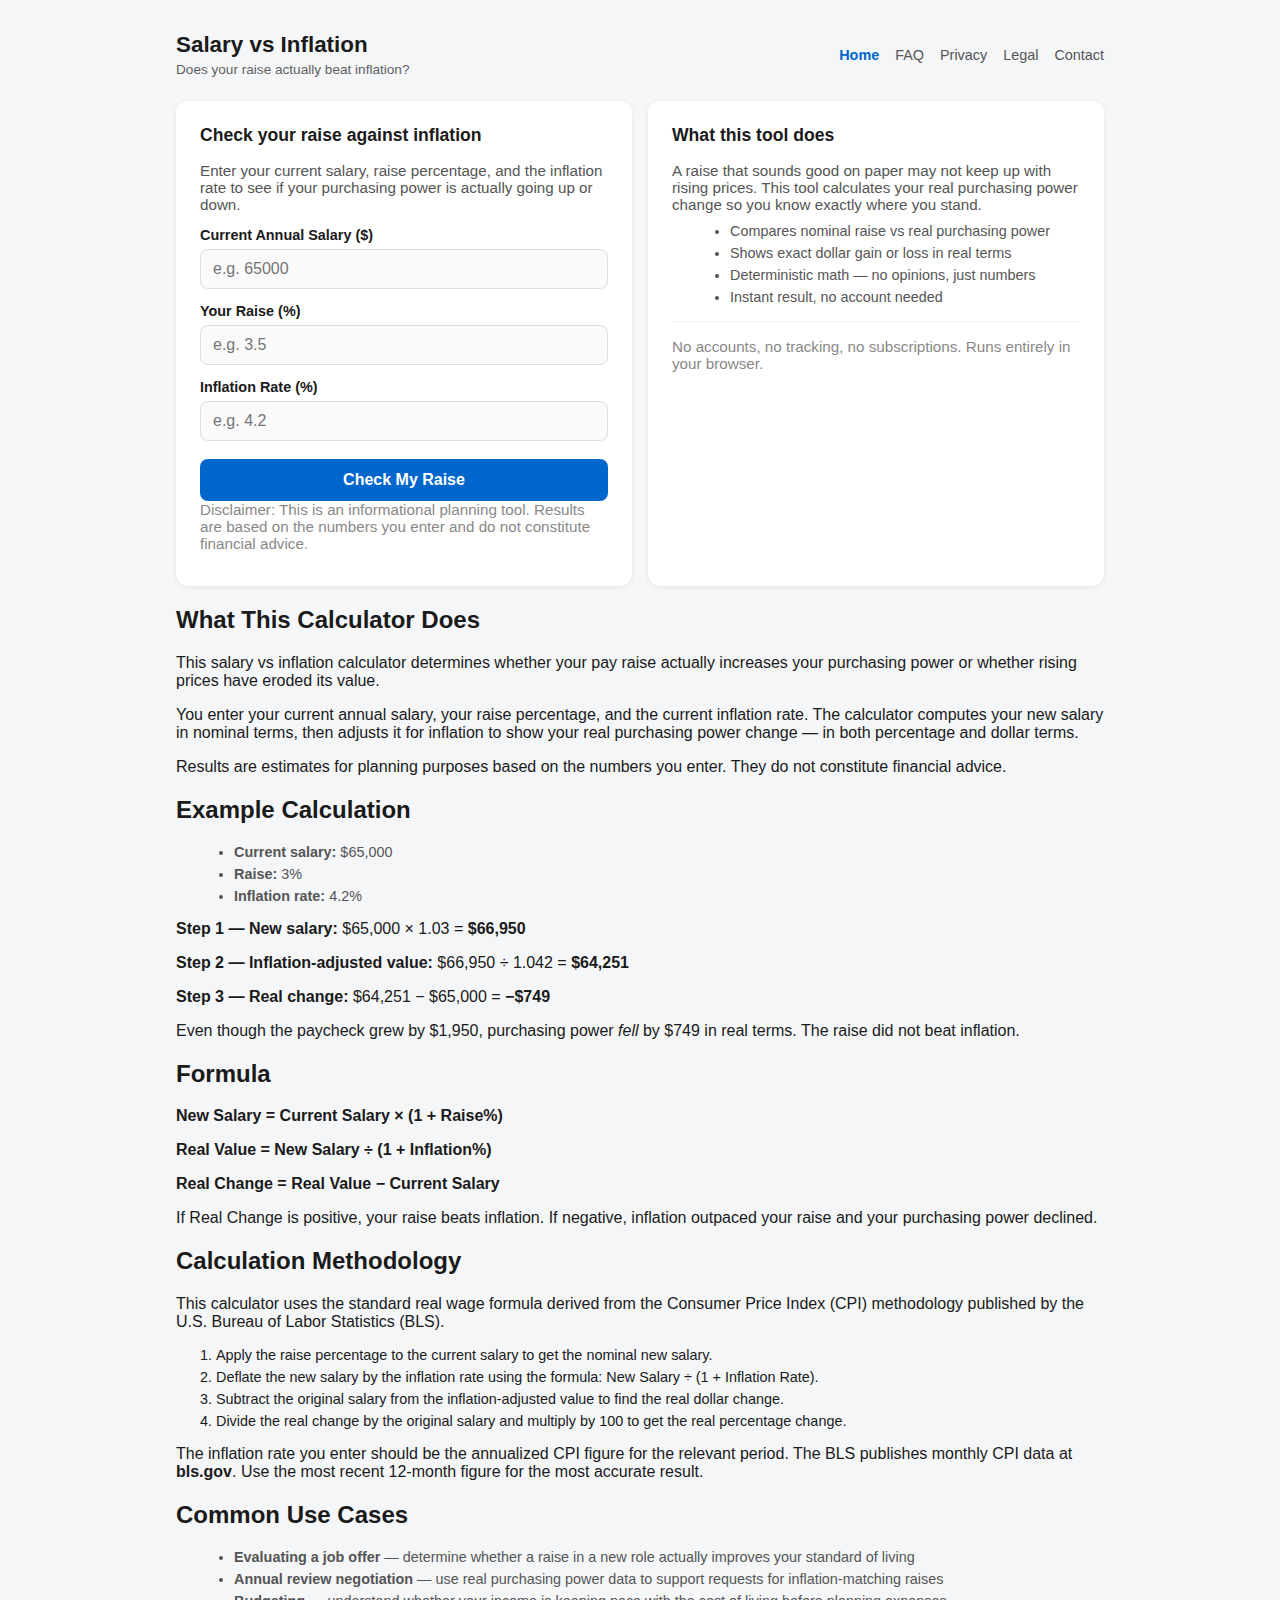
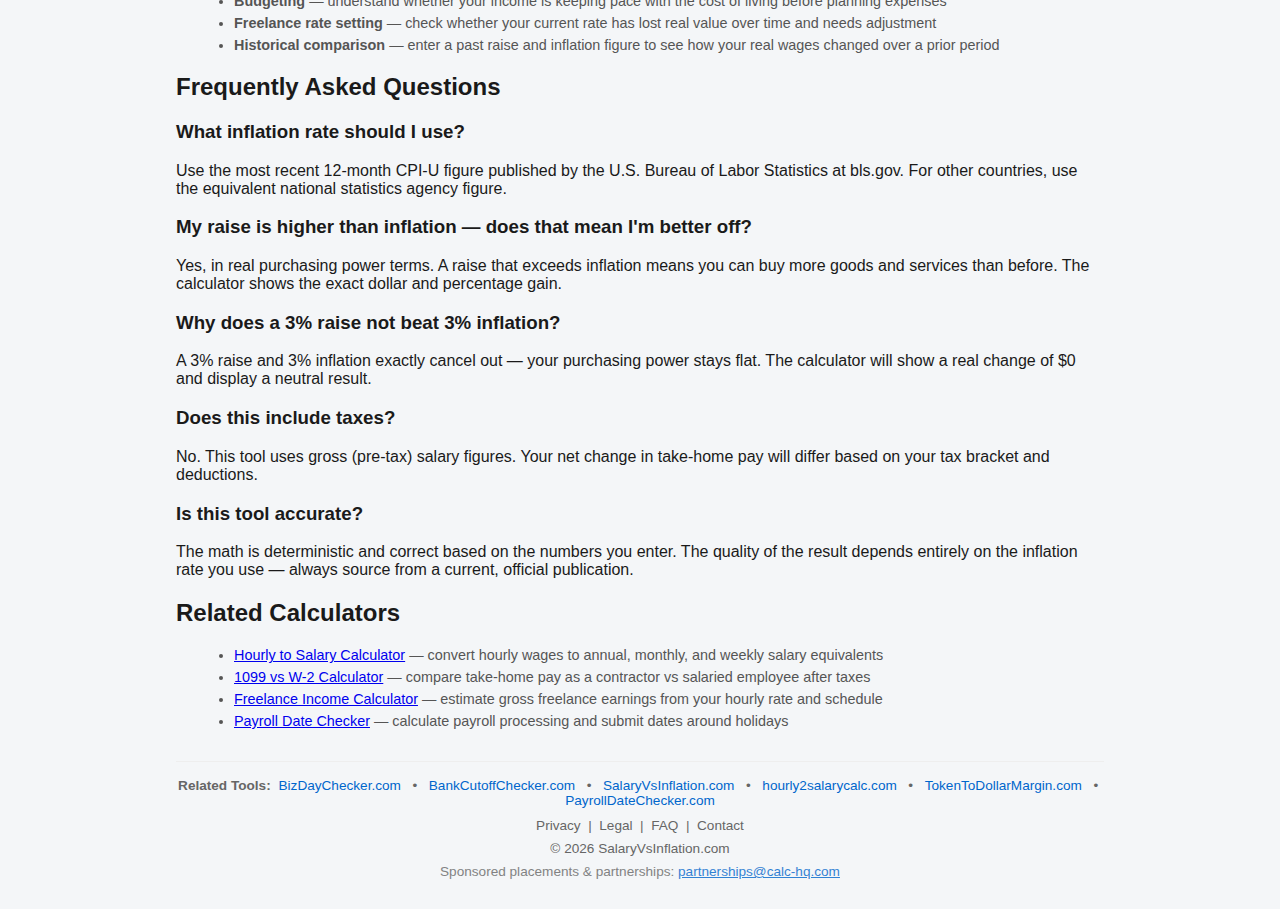
<file: index.html>
<!doctype html>
<html lang="en">
    <head>
        <meta charset="utf-8" />
        <meta name="viewport" content="width=device-width,initial-scale=1" />
        <title>Salary vs Inflation Calculator | SalaryVsInflation.com</title>
        <meta
            name="description"
            content="Find out if your salary raise actually beats inflation. Enter your salary, raise percentage, and inflation rate for an instant deterministic result."
        />
        <meta name="robots" content="index, follow" />
        <link rel="canonical" href="https://salaryvsinflation.com/"/>
        <meta property="og:type" content="website" />
        <meta property="og:title" content="Salary vs Inflation Calculator | SalaryVsInflation.com" />
        <meta property="og:description" content="Find out if your salary raise actually beats inflation. Enter your salary, raise percentage, and inflation rate for an instant deterministic result." />
        <meta property="og:url" content="https://salaryvsinflation.com/" />
        <meta name="google-adsense-account" content="ca-pub-7744853829365165" />
        <script
            async
            src="https://pagead2.googlesyndication.com/pagead/js/adsbygoogle.js?client=ca-pub-7744853829365165"
            crossorigin="anonymous"
        ></script>
        <link rel="stylesheet" href="styles.css" />
        <script type="application/ld+json">
        {
            "@context": "https://schema.org",
            "@type": "WebApplication",
            "name": "Salary vs Inflation Calculator",
            "url": "https://salaryvsinflation.com/",
            "applicationCategory": "FinanceApplication",
            "operatingSystem": "All",
            "description": "Online salary vs inflation calculator that estimates how a raise compares to inflation and calculates the inflation-adjusted value of a new salary."
        }
        </script>
    </head>
    <body>
        <div class="wrap">
            <header>
                <div class="brand">
                    <h1>Salary vs Inflation</h1>
                    <p>Does your raise actually beat inflation?</p>
                </div>
                <nav>
                    <a href="index.html" class="active">Home</a>
                    <a href="faq.html">FAQ</a>
                    <a href="privacy.html">Privacy</a>
                    <a href="legal.html">Legal</a>
                    <a href="contact.html">Contact</a>
                </nav>
            </header>

            <!-- Sponsor (inactive by default) -->
            <div id="sponsor" class="sponsor-slot is-off" aria-label="Sponsor"></div>
            <!-- Ads (collapsed by default) -->
            <div id="adTop" class="ad-slot is-off" aria-label="Advertisement"></div>

            <div class="grid">
                <section class="card">
                    <h2>Check your raise against inflation</h2>
                    <p>
                        Enter your current salary, raise percentage, and the
                        inflation rate to see if your purchasing power is
                        actually going up or down.
                    </p>

                    <label for="salary">Current Annual Salary ($)</label>
                    <input
                        type="text"
                        inputmode="decimal"
                        id="salary"
                        placeholder="e.g. 65000"
                    />

                    <label for="raise">Your Raise (%)</label>
                    <input
                        type="text"
                        inputmode="decimal"
                        id="raise"
                        placeholder="e.g. 3.5"
                    />

                    <label for="inflation">Inflation Rate (%)</label>
                    <input
                        type="text"
                        inputmode="decimal"
                        id="inflation"
                        placeholder="e.g. 4.2"
                    />

                    <button class="btn" onclick="calculate()">
                        Check My Raise
                    </button>

                    <div class="result" id="result" style="display: none">
                        <div id="badge" class="badge">—</div>
                        <p id="summary" class="big"></p>
                        <p id="detail" class="explain"></p>
                        <div id="breakdown"></div>
                    </div>

                    <p class="mini">
                        Disclaimer: This is an informational planning tool.
                        Results are based on the numbers you enter and do not
                        constitute financial advice.
                    </p>
                </section>

                <aside class="card">
                    <h2>What this tool does</h2>
                    <p>
                        A raise that sounds good on paper may not keep up with
                        rising prices. This tool calculates your real purchasing
                        power change so you know exactly where you stand.
                    </p>
                    <ul>
                        <li>Compares nominal raise vs real purchasing power</li>
                        <li>Shows exact dollar gain or loss in real terms</li>
                        <li>Deterministic math — no opinions, just numbers</li>
                        <li>Instant result, no account needed</li>
                    </ul>
                    <div class="sep"></div>
                    <p class="mini">
                        No accounts, no tracking, no subscriptions. Runs
                        entirely in your browser.
                    </p>

                    <!-- Sidebar sponsor slot (inactive — enable when sponsor confirmed) -->
                    <div
                        class="sponsor-sidebar"
                        style="display: none"
                        aria-hidden="true"
                    >
                        <span class="sponsor-label">Sponsored</span>
                        <!-- Sponsor content here -->
                    </div>
                </aside>
            </div>

            <div id="adBottom" class="ad-slot is-off" aria-label="Advertisement"></div>

            <section class="calculator-explanation">
                <h2>What This Calculator Does</h2>
                <p>This salary vs inflation calculator determines whether your pay raise actually increases your purchasing power or whether rising prices have eroded its value.</p>
                <p>You enter your current annual salary, your raise percentage, and the current inflation rate. The calculator computes your new salary in nominal terms, then adjusts it for inflation to show your real purchasing power change — in both percentage and dollar terms.</p>
                <p>Results are estimates for planning purposes based on the numbers you enter. They do not constitute financial advice.</p>
            </section>

            <section class="calculator-explanation">
                <h2>Example Calculation</h2>
                <ul>
                    <li><strong>Current salary:</strong> $65,000</li>
                    <li><strong>Raise:</strong> 3%</li>
                    <li><strong>Inflation rate:</strong> 4.2%</li>
                </ul>
                <p><strong>Step 1 — New salary:</strong> $65,000 × 1.03 = <strong>$66,950</strong></p>
                <p><strong>Step 2 — Inflation-adjusted value:</strong> $66,950 ÷ 1.042 = <strong>$64,251</strong></p>
                <p><strong>Step 3 — Real change:</strong> $64,251 − $65,000 = <strong>−$749</strong></p>
                <p>Even though the paycheck grew by $1,950, purchasing power <em>fell</em> by $749 in real terms. The raise did not beat inflation.</p>
            </section>

            <section class="calculator-explanation">
                <h2>Formula</h2>
                <p><strong>New Salary = Current Salary × (1 + Raise%)</strong></p>
                <p><strong>Real Value = New Salary ÷ (1 + Inflation%)</strong></p>
                <p><strong>Real Change = Real Value − Current Salary</strong></p>
                <p>If Real Change is positive, your raise beats inflation. If negative, inflation outpaced your raise and your purchasing power declined.</p>
            </section>

            <section class="calculator-explanation">
                <h2>Calculation Methodology</h2>
                <p>This calculator uses the standard real wage formula derived from the Consumer Price Index (CPI) methodology published by the U.S. Bureau of Labor Statistics (BLS).</p>
                <ol>
                    <li>Apply the raise percentage to the current salary to get the nominal new salary.</li>
                    <li>Deflate the new salary by the inflation rate using the formula: New Salary ÷ (1 + Inflation Rate).</li>
                    <li>Subtract the original salary from the inflation-adjusted value to find the real dollar change.</li>
                    <li>Divide the real change by the original salary and multiply by 100 to get the real percentage change.</li>
                </ol>
                <p>The inflation rate you enter should be the annualized CPI figure for the relevant period. The BLS publishes monthly CPI data at <strong>bls.gov</strong>. Use the most recent 12-month figure for the most accurate result.</p>
            </section>

            <section class="calculator-explanation">
                <h2>Common Use Cases</h2>
                <ul>
                    <li><strong>Evaluating a job offer</strong> — determine whether a raise in a new role actually improves your standard of living</li>
                    <li><strong>Annual review negotiation</strong> — use real purchasing power data to support requests for inflation-matching raises</li>
                    <li><strong>Budgeting</strong> — understand whether your income is keeping pace with the cost of living before planning expenses</li>
                    <li><strong>Freelance rate setting</strong> — check whether your current rate has lost real value over time and needs adjustment</li>
                    <li><strong>Historical comparison</strong> — enter a past raise and inflation figure to see how your real wages changed over a prior period</li>
                </ul>
            </section>

            <section class="calculator-explanation">
                <h2>Frequently Asked Questions</h2>

                <h3>What inflation rate should I use?</h3>
                <p>Use the most recent 12-month CPI-U figure published by the U.S. Bureau of Labor Statistics at bls.gov. For other countries, use the equivalent national statistics agency figure.</p>

                <h3>My raise is higher than inflation — does that mean I'm better off?</h3>
                <p>Yes, in real purchasing power terms. A raise that exceeds inflation means you can buy more goods and services than before. The calculator shows the exact dollar and percentage gain.</p>

                <h3>Why does a 3% raise not beat 3% inflation?</h3>
                <p>A 3% raise and 3% inflation exactly cancel out — your purchasing power stays flat. The calculator will show a real change of $0 and display a neutral result.</p>

                <h3>Does this include taxes?</h3>
                <p>No. This tool uses gross (pre-tax) salary figures. Your net change in take-home pay will differ based on your tax bracket and deductions.</p>

                <h3>Is this tool accurate?</h3>
                <p>The math is deterministic and correct based on the numbers you enter. The quality of the result depends entirely on the inflation rate you use — always source from a current, official publication.</p>
            </section>

            <section class="calculator-explanation">
                <h2>Related Calculators</h2>
                <ul>
                    <li><a href="https://hourly2salarycalc.com/" target="_blank" rel="noopener">Hourly to Salary Calculator</a> — convert hourly wages to annual, monthly, and weekly salary equivalents</li>
                    <li><a href="https://1099vsw2calc.com/" target="_blank" rel="noopener">1099 vs W-2 Calculator</a> — compare take-home pay as a contractor vs salaried employee after taxes</li>
                    <li><a href="https://freelanceincomecalc.com/" target="_blank" rel="noopener">Freelance Income Calculator</a> — estimate gross freelance earnings from your hourly rate and schedule</li>
                    <li><a href="https://payrolldatechecker.com/" target="_blank" rel="noopener">Payroll Date Checker</a> — calculate payroll processing and submit dates around holidays</li>
                </ul>
            </section>

            <footer class="foot">
                <div class="sep"></div>
                <div class="network-links related-tools"></div>
                <div class="footer-links">
                    <a href="privacy.html">Privacy</a> &nbsp;|&nbsp;
                    <a href="legal.html">Legal</a> &nbsp;|&nbsp;
                    <a href="faq.html">FAQ</a> &nbsp;|&nbsp;
                    <a href="contact.html">Contact</a>
                </div>
                <div class="footer-meta">
                    © <span id="year"></span> SalaryVsInflation.com
                </div>
                <p class="sponsor-line">
                    Sponsored placements &amp; partnerships:
                    <a href="mailto:partnerships@calc-hq.com"
                        >partnerships@calc-hq.com</a
                    >
                </p>
            </footer>
        </div>

        <script>
            function calculate() {
                const salary = parseFloat(
                    document.getElementById("salary").value.replace(/,/g, ""),
                );
                const raise = parseFloat(
                    document.getElementById("raise").value,
                );
                const inflation = parseFloat(
                    document.getElementById("inflation").value,
                );

                const result = document.getElementById("result");
                const badge = document.getElementById("badge");
                const summary = document.getElementById("summary");
                const detail = document.getElementById("detail");
                const breakdown = document.getElementById("breakdown");

                if (
                    isNaN(salary) ||
                    isNaN(raise) ||
                    isNaN(inflation) ||
                    salary <= 0
                ) {
                    badge.className = "badge no";
                    badge.textContent = "Missing input";
                    summary.textContent =
                        "Please enter your salary, raise %, and inflation rate.";
                    detail.textContent = "All three fields are required.";
                    breakdown.innerHTML = "";
                    result.style.display = "block";
                    return;
                }

                const newSalary = salary * (1 + raise / 100);
                const nominalIncrease = newSalary - salary;
                const realValue = newSalary / (1 + inflation / 100);
                const realChange = realValue - salary;
                const realChangePct = (realChange / salary) * 100;

                if (realChange > 0) {
                    badge.className = "badge ok";
                    badge.textContent = "✓ Your raise beats inflation";
                    summary.textContent = `Success! Your purchasing power increased by $${realChange.toLocaleString(undefined, { maximumFractionDigits: 0 })} in real terms.`;
                    detail.textContent = `A ${raise}% raise outpaces ${inflation}% inflation — your real purchasing power grew by ${realChangePct.toFixed(2)}%.`;
                } else if (realChange < 0) {
                    badge.className = "badge no";
                    badge.textContent = "✕ Your raise lost to inflation";
                    summary.textContent = `Warning: Even with a $${nominalIncrease.toLocaleString(undefined, { maximumFractionDigits: 0 })} raise, you can buy fewer goods than last year.`;
                    detail.textContent = `A ${raise}% raise does not keep up with ${inflation}% inflation — your real purchasing power fell by ${Math.abs(realChangePct).toFixed(2)}%.`;
                } else {
                    badge.className = "badge neutral";
                    badge.textContent =
                        "→ Your raise exactly matches inflation";
                    summary.textContent =
                        "Your purchasing power is unchanged in real terms.";
                    detail.textContent = `Your raise of ${raise}% exactly matches the inflation rate of ${inflation}%.`;
                }

                breakdown.innerHTML = `
      <div class="sep"></div>
      <div class="mini">
        Current salary: <span class="k">$${salary.toLocaleString("en-US", { minimumFractionDigits: 2, maximumFractionDigits: 2 })}</span> &nbsp;•&nbsp;
        New salary: <span class="k">$${newSalary.toLocaleString("en-US", { minimumFractionDigits: 2, maximumFractionDigits: 2 })}</span> &nbsp;•&nbsp;
        Nominal increase: <span class="k">$${nominalIncrease.toLocaleString("en-US", { minimumFractionDigits: 2, maximumFractionDigits: 2 })}</span><br/>
        Real value (inflation-adjusted): <span class="k">$${realValue.toLocaleString("en-US", { minimumFractionDigits: 2, maximumFractionDigits: 2 })}</span> &nbsp;•&nbsp;
        Real change: <span class="k">${realChange >= 0 ? "+" : ""}$${realChange.toLocaleString("en-US", { minimumFractionDigits: 2, maximumFractionDigits: 2 })}</span>
      </div>`;

                result.style.display = "block";
            }

            document.getElementById("year").textContent =
                new Date().getFullYear();
        </script>

        <script src="config.js"></script>
        <script src="ads.js"></script>
        <script src="network.js"></script>
    </body>
</html>
</file>
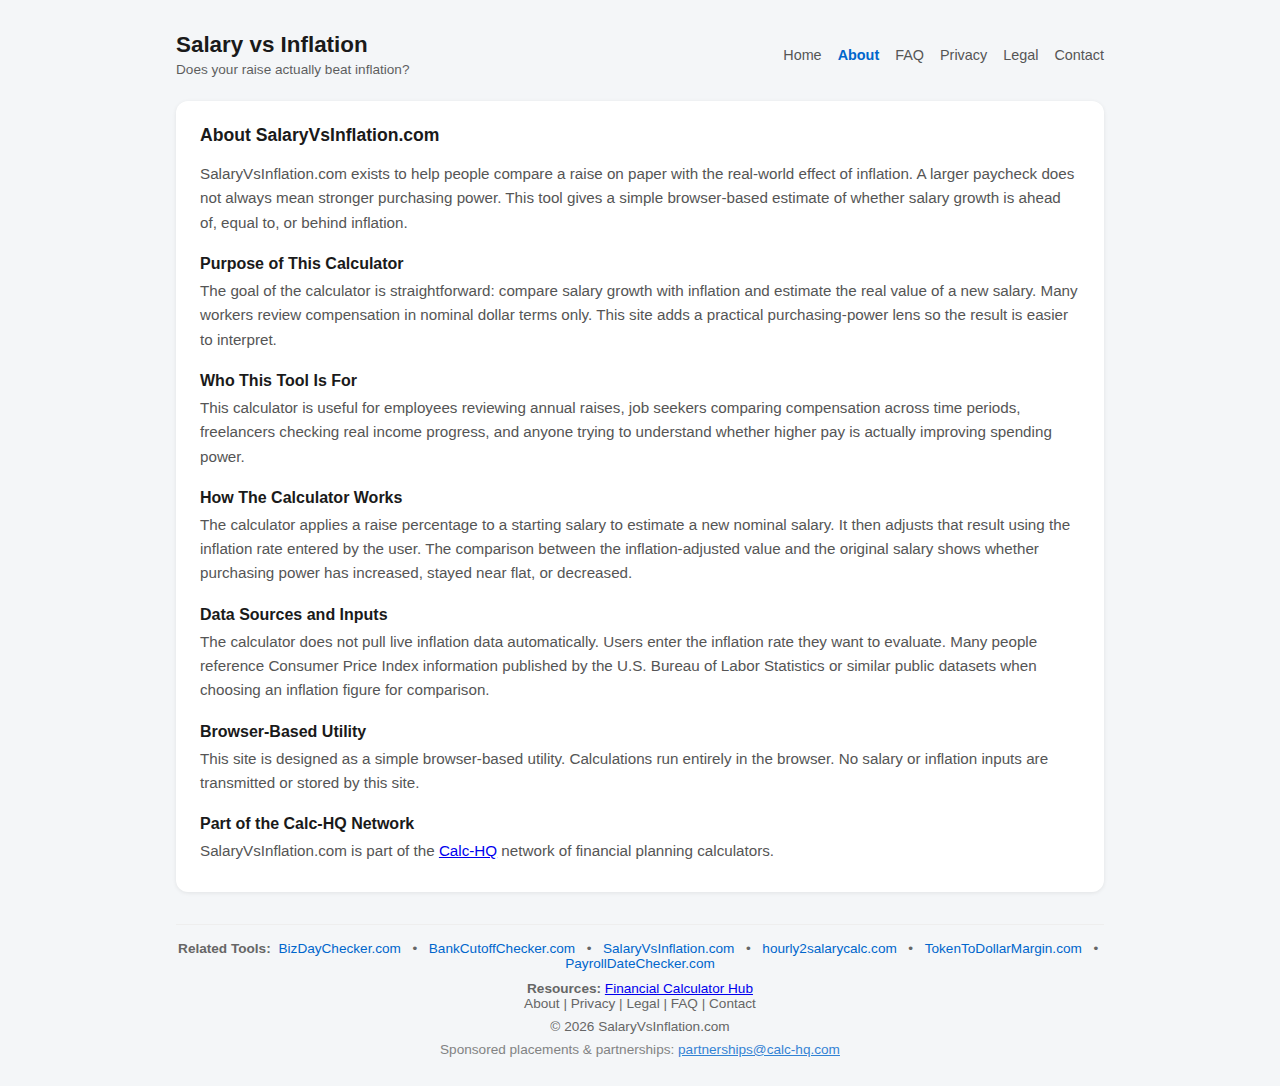
<file: about.html>
<!doctype html>
<html lang="en">
<head>
  <meta name="robots" content="index, follow" />
  <meta charset="utf-8" />
  <meta name="viewport" content="width=device-width, initial-scale=1" />
  <title>About | SalaryVsInflation.com</title>
  <link rel="canonical" href="https://salaryvsinflation.com/about.html" />
  <meta name="description" content="About SalaryVsInflation.com and how this calculator compares salary growth with inflation." />
  <meta name="google-adsense-account" content="ca-pub-7744853829365165" />
  <meta property="og:type" content="website" />
  <meta property="og:title" content="About | SalaryVsInflation.com" />
  <meta property="og:description" content="About SalaryVsInflation.com and how this calculator compares salary growth with inflation." />
  <meta property="og:url" content="https://salaryvsinflation.com/about.html" />
  <script async src="https://pagead2.googlesyndication.com/pagead/js/adsbygoogle.js?client=ca-pub-7744853829365165" crossorigin="anonymous"></script>
  <link rel="stylesheet" href="styles.css" />
  <link rel="icon" href="favicon.svg" type="image/svg+xml" />
  <script type="application/ld+json">
{
  "@context": "https://schema.org",
  "@type": "AboutPage",
  "name": "About SalaryVsInflation.com",
  "url": "https://salaryvsinflation.com/about.html",
  "description": "About page for SalaryVsInflation.com, a browser-based calculator that compares salary growth with inflation."
}
  </script>
</head>
<body>
<div class="wrap">
  <header>
    <div class="brand">
      <h1>Salary vs Inflation</h1>
      <p>Does your raise actually beat inflation?</p>
    </div>
    <nav>
      <a href="index.html">Home</a>
      <a class="active" href="about.html">About</a>
      <a href="faq.html">FAQ</a>
      <a href="privacy.html">Privacy</a>
      <a href="legal.html">Legal</a>
      <a href="contact.html">Contact</a>
    </nav>
  </header>

  <div id="sponsor" class="sponsor-slot is-off" aria-label="Sponsor"></div>
  <div id="adTop" class="ad-slot is-off" aria-label="Advertisement"></div>

  <section class="card legal">
    <h2>About SalaryVsInflation.com</h2>
    <p>SalaryVsInflation.com exists to help people compare a raise on paper with the real-world effect of inflation. A larger paycheck does not always mean stronger purchasing power. This tool gives a simple browser-based estimate of whether salary growth is ahead of, equal to, or behind inflation.</p>

    <h3>Purpose of This Calculator</h3>
    <p>The goal of the calculator is straightforward: compare salary growth with inflation and estimate the real value of a new salary. Many workers review compensation in nominal dollar terms only. This site adds a practical purchasing-power lens so the result is easier to interpret.</p>

    <h3>Who This Tool Is For</h3>
    <p>This calculator is useful for employees reviewing annual raises, job seekers comparing compensation across time periods, freelancers checking real income progress, and anyone trying to understand whether higher pay is actually improving spending power.</p>

    <h3>How The Calculator Works</h3>
    <p>The calculator applies a raise percentage to a starting salary to estimate a new nominal salary. It then adjusts that result using the inflation rate entered by the user. The comparison between the inflation-adjusted value and the original salary shows whether purchasing power has increased, stayed near flat, or decreased.</p>

    <h3>Data Sources and Inputs</h3>
    <p>The calculator does not pull live inflation data automatically. Users enter the inflation rate they want to evaluate. Many people reference Consumer Price Index information published by the U.S. Bureau of Labor Statistics or similar public datasets when choosing an inflation figure for comparison.</p>

    <h3>Browser-Based Utility</h3>
    <p>This site is designed as a simple browser-based utility. Calculations run entirely in the browser. No salary or inflation inputs are transmitted or stored by this site.</p>

    <h3>Part of the Calc-HQ Network</h3>
    <p>SalaryVsInflation.com is part of the <a href="https://calc-hq.com" target="_blank" rel="noopener">Calc-HQ</a> network of financial planning calculators.</p>
  </section>

  <footer class="foot">
    <div class="sep"></div>
    <div class="network-links related-tools" id="relatedTools"><strong>Related Tools:</strong> <span class="related-tools-links"></span></div>
    <div class="footer-resources"><strong>Resources:</strong> <a href="https://calc-hq.com" target="_blank" rel="noopener">Financial Calculator Hub</a></div>
    <div class="footer-links">
      <a href="about.html">About</a> |
      <a href="privacy.html">Privacy</a> |
      <a href="legal.html">Legal</a> |
      <a href="faq.html">FAQ</a> |
      <a href="contact.html">Contact</a>
    </div>
    <div class="footer-meta">© <span id="year"></span> SalaryVsInflation.com</div>
    <p class="sponsor-line">Sponsored placements &amp; partnerships: <a href="mailto:partnerships@calc-hq.com">partnerships@calc-hq.com</a></p>
    <div aria-label="Advertisement" class="ad-slot is-off" id="adBottom"></div>
  </footer>
</div>
<script>document.getElementById('year').textContent = new Date().getFullYear();</script>
<script src="config.js"></script>
<script src="ads.js"></script>
<script src="network.js"></script>
<script src="footer.js"></script>
</body>
</html>
</file>
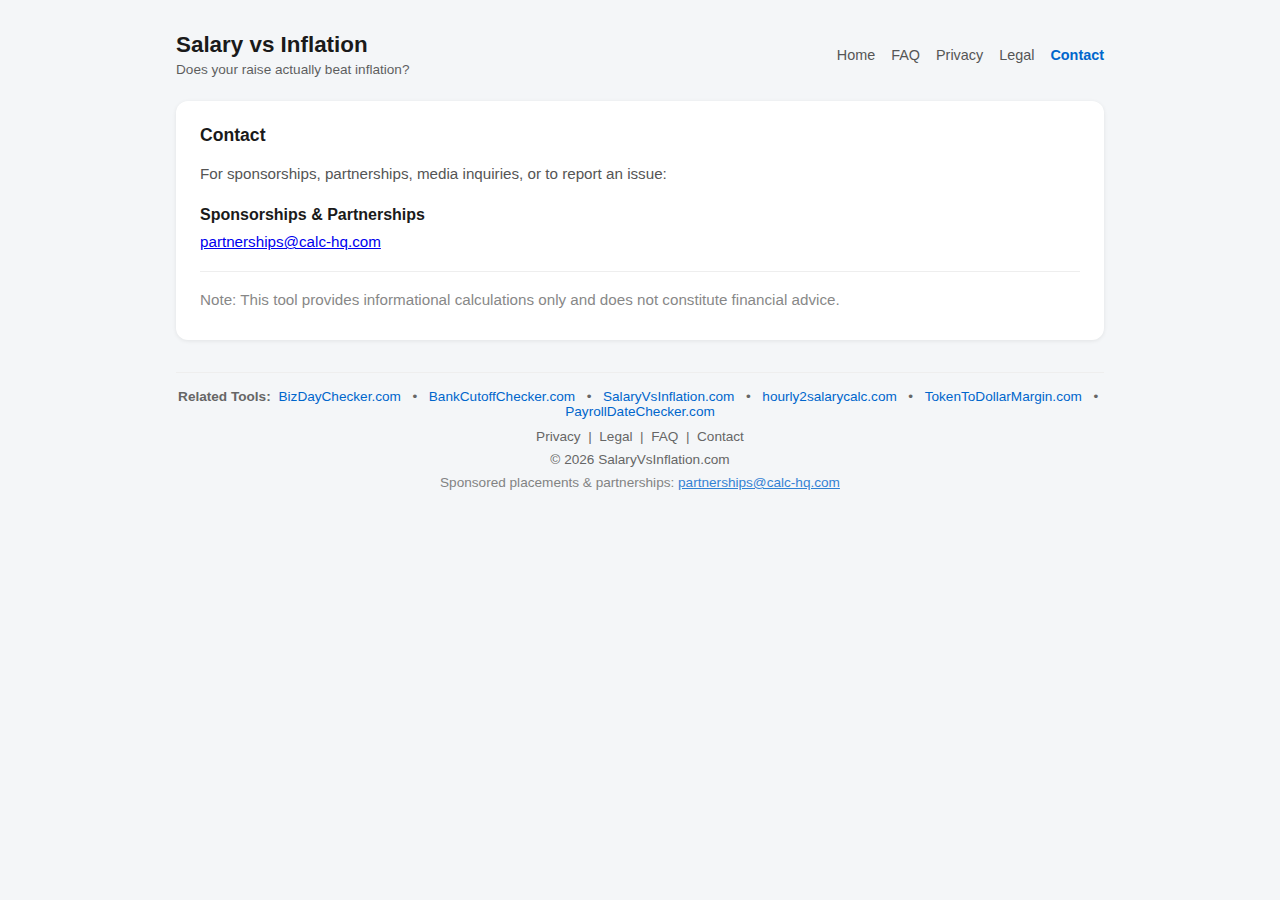
<file: contact.html>
<!doctype html>
<html lang="en">
    <head>
        <meta charset="utf-8" />
        <meta name="viewport" content="width=device-width,initial-scale=1" />
        <title>Contact — Salary vs Inflation</title>
        <meta
            name="description"
            content="Contact SalaryVsInflation.com for sponsorships, partnerships, or media inquiries."
        />
        <meta name="google-adsense-account" content="ca-pub-7744853829365165" />
        <script
            async
            src="https://pagead2.googlesyndication.com/pagead/js/adsbygoogle.js?client=ca-pub-7744853829365165"
            crossorigin="anonymous"
        ></script>
        <link rel="stylesheet" href="styles.css" />
        <link rel="canonical" href="https://salaryvsinflation.com/contact.html"/>
    </head>
    <body>
        <div class="wrap">
            <header>
                <div class="brand">
                    <h1>Salary vs Inflation</h1>
                    <p>Does your raise actually beat inflation?</p>
                </div>
                <nav>
                    <a href="index.html">Home</a>
                    <a href="faq.html">FAQ</a>
                    <a href="privacy.html">Privacy</a>
                    <a href="legal.html">Legal</a>
                    <a href="contact.html" class="active">Contact</a>
                </nav>
            </header>
            <!-- Sponsor (inactive by default) -->
            <div id="sponsor" class="sponsor-slot is-off" aria-label="Sponsor"></div>
            <!-- Ads (collapsed by default) -->
            <div id="adTop" class="ad-slot is-off" aria-label="Advertisement"></div>

            <section class="card legal">
                <h2>Contact</h2>
                <p>
                    For sponsorships, partnerships, media inquiries, or to
                    report an issue:
                </p>

                <h3>Sponsorships &amp; Partnerships</h3>
                <p>
                    <a href="mailto:partnerships@calc-hq.com"
                        >partnerships@calc-hq.com</a
                    >
                </p>

                <div class="sep"></div>
                <p class="mini">
                    Note: This tool provides informational calculations only and
                    does not constitute financial advice.
                </p>
            </section>

            <footer class="foot">
                <div class="sep"></div>
                <div id="adBottom" class="ad-slot is-off" aria-label="Advertisement"></div>
                <div class="network-links related-tools"></div>
                <div class="footer-links">
                    <a href="privacy.html">Privacy</a> &nbsp;|&nbsp;
                    <a href="legal.html">Legal</a> &nbsp;|&nbsp;
                    <a href="faq.html">FAQ</a> &nbsp;|&nbsp;
                    <a href="contact.html">Contact</a>
                </div>
                <div class="footer-meta">
                    © <span id="year"></span> SalaryVsInflation.com
                </div>
                <p class="sponsor-line">
                    Sponsored placements &amp; partnerships:
                    <a href="mailto:partnerships@calc-hq.com"
                        >partnerships@calc-hq.com</a
                    >
                </p>
            </footer>
        </div>
        <script>
            document.getElementById("year").textContent =
                new Date().getFullYear();
        </script>
        <script src="config.js"></script>
        <script src="ads.js"></script>
        <script src="network.js"></script>
    </body>
</html>
</file>
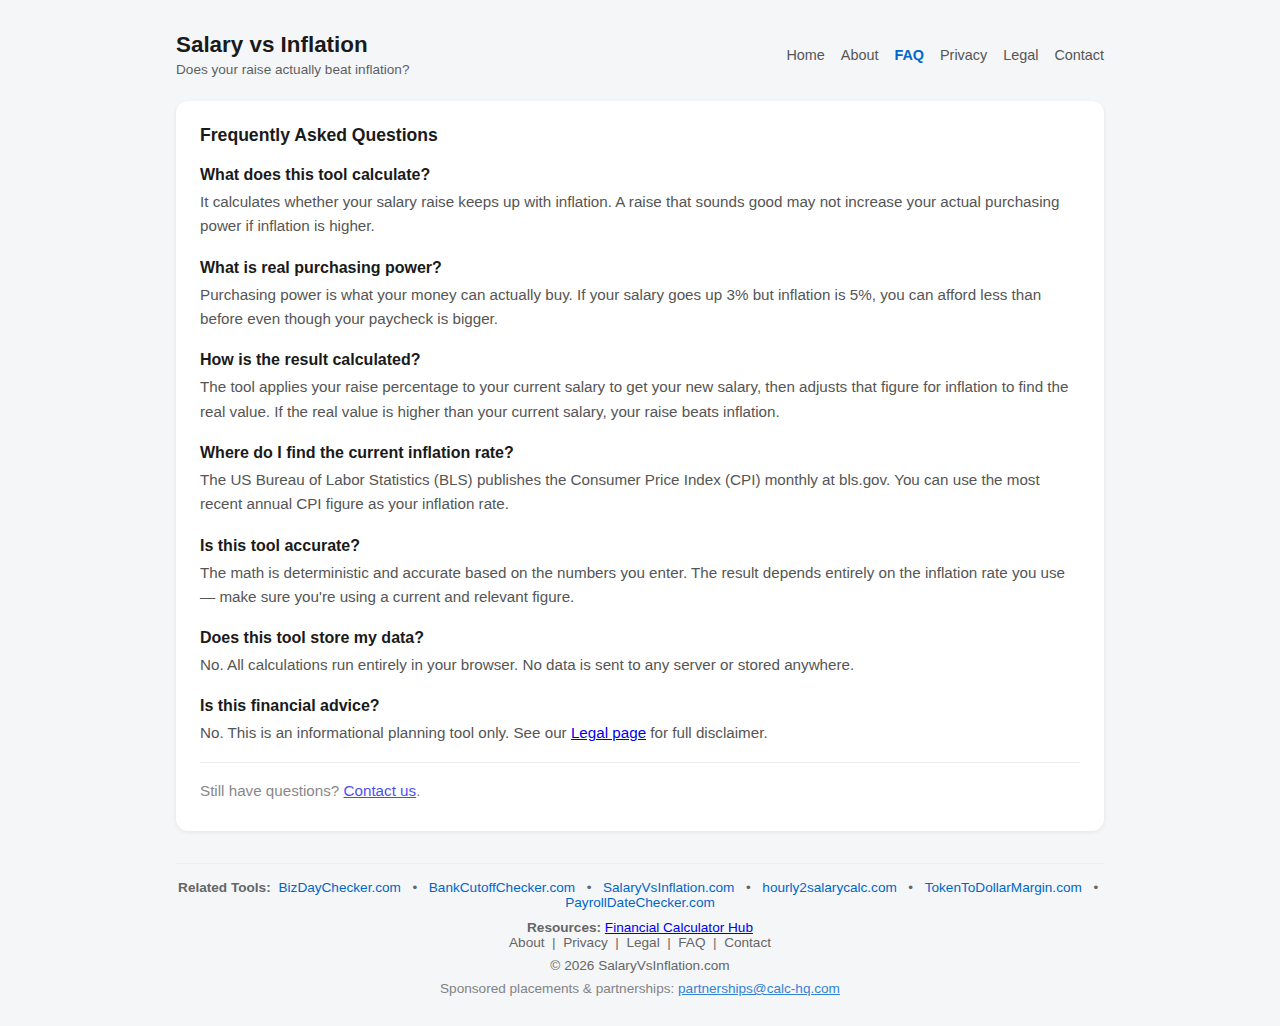
<file: faq.html>
<!doctype html>
<html lang="en">
    <head>
        <meta charset="utf-8" />
        <meta name="viewport" content="width=device-width,initial-scale=1" />
        <title>FAQ | SalaryVsInflation.com</title>
        <meta
            name="description"
            content="Frequently asked questions about the Salary vs Inflation calculator — how purchasing power is calculated, where to find inflation data, and how to interpret results."
        />
        <meta name="robots" content="index, follow" />
        <link rel="canonical" href="https://salaryvsinflation.com/faq.html"/>
        <meta property="og:type" content="website" />
        <meta property="og:title" content="FAQ | SalaryVsInflation.com" />
        <meta property="og:description" content="Frequently asked questions about the Salary vs Inflation calculator — how purchasing power is calculated, where to find inflation data, and how to interpret results." />
        <meta property="og:url" content="https://salaryvsinflation.com/faq.html" />
        <meta name="google-adsense-account" content="ca-pub-7744853829365165" />
        <script
            async
            src="https://pagead2.googlesyndication.com/pagead/js/adsbygoogle.js?client=ca-pub-7744853829365165"
            crossorigin="anonymous"
        ></script>
        <link rel="stylesheet" href="styles.css" />
        <link rel="icon" href="favicon.svg" type="image/svg+xml" />
        <script type="application/ld+json">
        {
            "@context": "https://schema.org",
            "@type": "FAQPage",
            "mainEntity": [
              { "@type": "Question", "name": "What does this tool calculate?", "acceptedAnswer": { "@type": "Answer", "text": "It calculates whether your salary raise keeps up with inflation. A raise that sounds good may not increase your actual purchasing power if inflation is higher." } },
              { "@type": "Question", "name": "What is real purchasing power?", "acceptedAnswer": { "@type": "Answer", "text": "Purchasing power is what your money can actually buy. If your salary goes up 3% but inflation is 5%, you can afford less than before even though your paycheck is bigger." } },
              { "@type": "Question", "name": "Where do I find the current inflation rate?", "acceptedAnswer": { "@type": "Answer", "text": "The US Bureau of Labor Statistics (BLS) publishes the Consumer Price Index (CPI) monthly at bls.gov. Use the most recent annual CPI figure as your inflation rate." } },
              { "@type": "Question", "name": "Does this tool store my data?", "acceptedAnswer": { "@type": "Answer", "text": "No. All calculations run entirely in your browser. No data is sent to any server or stored anywhere." } }
            ]
        }
        </script>
    </head>
    <body>
        <div class="wrap">
            <header>
                <div class="brand">
                    <h1>Salary vs Inflation</h1>
                    <p>Does your raise actually beat inflation?</p>
                </div>
                <nav>
                    <a href="index.html">Home</a>
                    <a href="about.html">About</a>
                    <a href="faq.html" class="active">FAQ</a>
                    <a href="privacy.html">Privacy</a>
                    <a href="legal.html">Legal</a>
                    <a href="contact.html">Contact</a>
                </nav>
            </header>
            <!-- Sponsor (inactive by default) -->
            <div id="sponsor" class="sponsor-slot is-off" aria-label="Sponsor"></div>
            <!-- Ads (collapsed by default) -->
            <div id="adTop" class="ad-slot is-off" aria-label="Advertisement"></div>

            <section class="card legal">
                <h2>Frequently Asked Questions</h2>

                <h3>What does this tool calculate?</h3>
                <p>
                    It calculates whether your salary raise keeps up with
                    inflation. A raise that sounds good may not increase your
                    actual purchasing power if inflation is higher.
                </p>

                <h3>What is real purchasing power?</h3>
                <p>
                    Purchasing power is what your money can actually buy. If
                    your salary goes up 3% but inflation is 5%, you can afford
                    less than before even though your paycheck is bigger.
                </p>

                <h3>How is the result calculated?</h3>
                <p>
                    The tool applies your raise percentage to your current
                    salary to get your new salary, then adjusts that figure for
                    inflation to find the real value. If the real value is
                    higher than your current salary, your raise beats inflation.
                </p>

                <h3>Where do I find the current inflation rate?</h3>
                <p>
                    The US Bureau of Labor Statistics (BLS) publishes the
                    Consumer Price Index (CPI) monthly at bls.gov. You can use
                    the most recent annual CPI figure as your inflation rate.
                </p>

                <h3>Is this tool accurate?</h3>
                <p>
                    The math is deterministic and accurate based on the numbers
                    you enter. The result depends entirely on the inflation rate
                    you use — make sure you're using a current and relevant
                    figure.
                </p>

                <h3>Does this tool store my data?</h3>
                <p>
                    No. All calculations run entirely in your browser. No data
                    is sent to any server or stored anywhere.
                </p>

                <h3>Is this financial advice?</h3>
                <p>
                    No. This is an informational planning tool only. See our
                    <a href="legal.html">Legal page</a> for full disclaimer.
                </p>

                <div class="sep"></div>
                <p class="mini">
                    Still have questions? <a href="contact.html">Contact us</a>.
                </p>
            </section>

            <footer class="foot">
                <div class="sep"></div>
                <div id="adBottom" class="ad-slot is-off" aria-label="Advertisement"></div>
                <div class="network-links related-tools" id="relatedTools"><strong>Related Tools:</strong> <span class="related-tools-links"></span></div>
                <div class="footer-resources"><strong>Resources:</strong> <a href="https://calc-hq.com" target="_blank" rel="noopener">Financial Calculator Hub</a></div>
                <div class="footer-links">
                    <a href="about.html">About</a> &nbsp;|&nbsp;
                    <a href="privacy.html">Privacy</a> &nbsp;|&nbsp;
                    <a href="legal.html">Legal</a> &nbsp;|&nbsp;
                    <a href="faq.html">FAQ</a> &nbsp;|&nbsp;
                    <a href="contact.html">Contact</a>
                </div>
                <div class="footer-meta">
                    © <span id="year"></span> SalaryVsInflation.com
                </div>
                <p class="sponsor-line">
                    Sponsored placements &amp; partnerships:
                    <a href="mailto:partnerships@calc-hq.com"
                        >partnerships@calc-hq.com</a
                    >
                </p>
            </footer>
        </div>
        <script>
            document.getElementById("year").textContent =
                new Date().getFullYear();
        </script>
        <script src="config.js"></script>
        <script src="ads.js"></script>
        <script src="network.js"></script>
        <script src="footer.js"></script>
    </body>
</html>
</file>
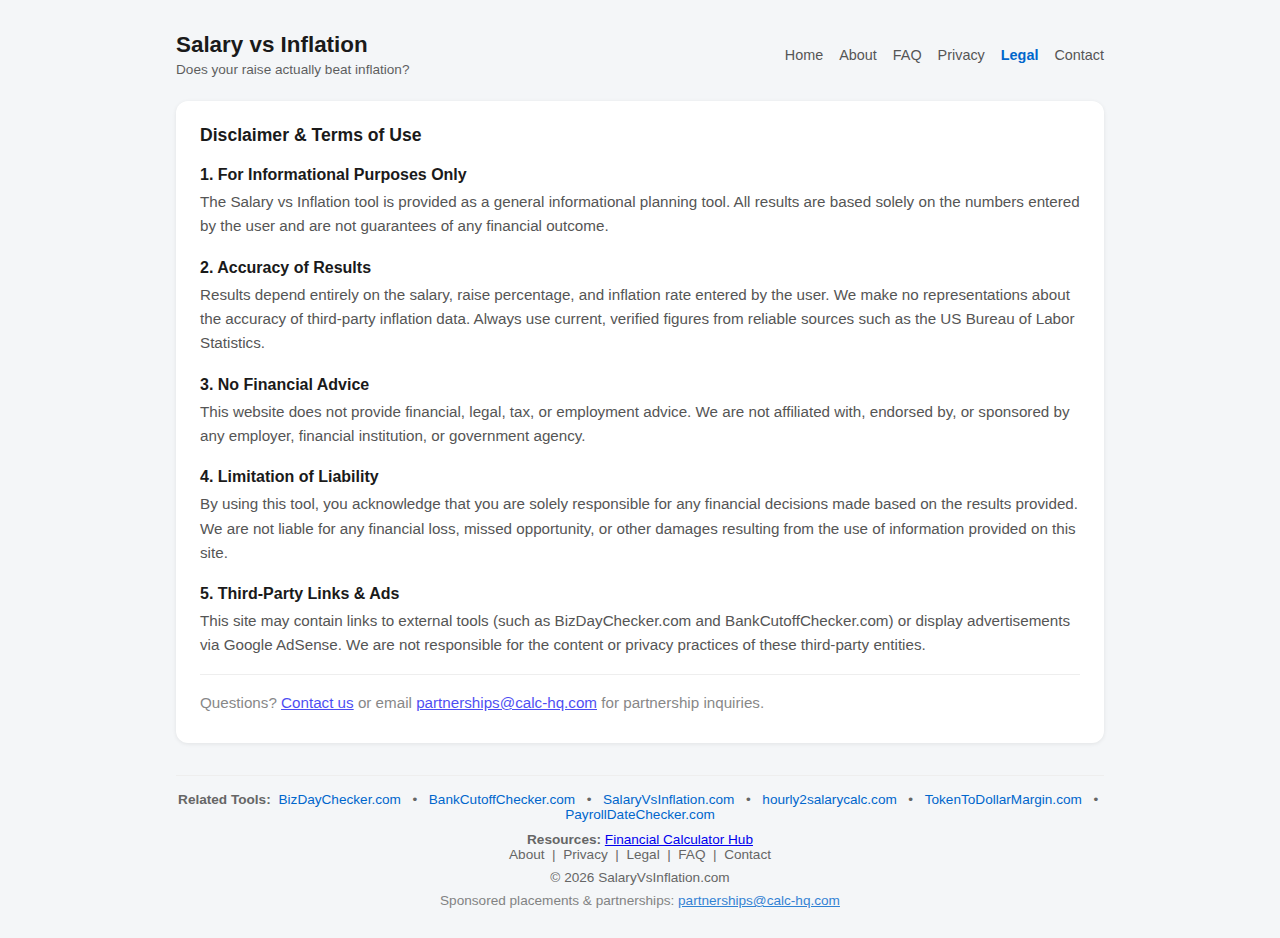
<file: legal.html>
<!doctype html>
<html lang="en">
    <head>
        <meta charset="utf-8" />
        <meta name="viewport" content="width=device-width,initial-scale=1" />
        <title>Legal | SalaryVsInflation.com</title>
        <meta
            name="description"
            content="Terms of use and disclaimer for SalaryVsInflation.com."
        />
        <meta name="robots" content="index, follow" />
        <link rel="canonical" href="https://salaryvsinflation.com/legal.html"/>
        <meta property="og:type" content="website" />
        <meta property="og:title" content="Legal Disclaimer | SalaryVsInflation.com" />
        <meta property="og:description" content="Terms of use and disclaimer for SalaryVsInflation.com." />
        <meta property="og:url" content="https://salaryvsinflation.com/legal.html" />
        <meta name="google-adsense-account" content="ca-pub-7744853829365165" />
        <script
            async
            src="https://pagead2.googlesyndication.com/pagead/js/adsbygoogle.js?client=ca-pub-7744853829365165"
            crossorigin="anonymous"
        ></script>
        <link rel="stylesheet" href="styles.css" />
        <link rel="icon" href="favicon.svg" type="image/svg+xml" />
        <script type="application/ld+json">
        {
            "@context": "https://schema.org",
            "@type": "WebPage",
            "name": "Legal Disclaimer",
            "url": "https://salaryvsinflation.com/legal.html",
            "description": "Legal disclaimer for Salary vs Inflation Calculator covering informational use, methodology, and limitations."
        }
        </script>
    </head>
    <body>
        <div class="wrap">
            <header>
                <div class="brand">
                    <h1>Salary vs Inflation</h1>
                    <p>Does your raise actually beat inflation?</p>
                </div>
                <nav>
                    <a href="index.html">Home</a>
                    <a href="about.html">About</a>
                    <a href="faq.html">FAQ</a>
                    <a href="privacy.html">Privacy</a>
                    <a href="legal.html" class="active">Legal</a>
                    <a href="contact.html">Contact</a>
                </nav>
            </header>
            <!-- Sponsor (inactive by default) -->
            <div id="sponsor" class="sponsor-slot is-off" aria-label="Sponsor"></div>
            <!-- Ads (collapsed by default) -->
            <div id="adTop" class="ad-slot is-off" aria-label="Advertisement"></div>

            <section class="card legal">
                <h2>Disclaimer &amp; Terms of Use</h2>

                <h3>1. For Informational Purposes Only</h3>
                <p>
                    The Salary vs Inflation tool is provided as a general
                    informational planning tool. All results are based solely on
                    the numbers entered by the user and are not guarantees of
                    any financial outcome.
                </p>

                <h3>2. Accuracy of Results</h3>
                <p>
                    Results depend entirely on the salary, raise percentage, and
                    inflation rate entered by the user. We make no
                    representations about the accuracy of third-party inflation
                    data. Always use current, verified figures from reliable
                    sources such as the US Bureau of Labor Statistics.
                </p>

                <h3>3. No Financial Advice</h3>
                <p>
                    This website does not provide financial, legal, tax, or
                    employment advice. We are not affiliated with, endorsed by,
                    or sponsored by any employer, financial institution, or
                    government agency.
                </p>

                <h3>4. Limitation of Liability</h3>
                <p>
                    By using this tool, you acknowledge that you are solely
                    responsible for any financial decisions made based on the
                    results provided. We are not liable for any financial loss,
                    missed opportunity, or other damages resulting from the use
                    of information provided on this site.
                </p>

                <h3>5. Third-Party Links &amp; Ads</h3>
                <p>
                    This site may contain links to external tools (such as
                    BizDayChecker.com and BankCutoffChecker.com) or display
                    advertisements via Google AdSense. We are not responsible
                    for the content or privacy practices of these third-party
                    entities.
                </p>

                <div class="sep"></div>
                <p class="mini">
                    Questions? <a href="contact.html">Contact us</a> or email
                    <a href="mailto:partnerships@calc-hq.com"
                        >partnerships@calc-hq.com</a
                    >
                    for partnership inquiries.
                </p>
            </section>

            <footer class="foot">
                <div class="sep"></div>
                <div id="adBottom" class="ad-slot is-off" aria-label="Advertisement"></div>
                <div class="network-links related-tools" id="relatedTools"><strong>Related Tools:</strong> <span class="related-tools-links"></span></div>
                <div class="footer-resources"><strong>Resources:</strong> <a href="https://calc-hq.com" target="_blank" rel="noopener">Financial Calculator Hub</a></div>
                <div class="footer-links">
                    <a href="about.html">About</a> &nbsp;|&nbsp;
                    <a href="privacy.html">Privacy</a> &nbsp;|&nbsp;
                    <a href="legal.html">Legal</a> &nbsp;|&nbsp;
                    <a href="faq.html">FAQ</a> &nbsp;|&nbsp;
                    <a href="contact.html">Contact</a>
                </div>
                <div class="footer-meta">
                    © <span id="year"></span> SalaryVsInflation.com
                </div>
                <p class="sponsor-line">
                    Sponsored placements &amp; partnerships:
                    <a href="mailto:partnerships@calc-hq.com"
                        >partnerships@calc-hq.com</a
                    >
                </p>
            </footer>
        </div>
        <script>
            document.getElementById("year").textContent =
                new Date().getFullYear();
        </script>
        <script src="config.js"></script>
        <script src="ads.js"></script>
        <script src="network.js"></script>
        <script src="footer.js"></script>
    </body>
</html>
</file>
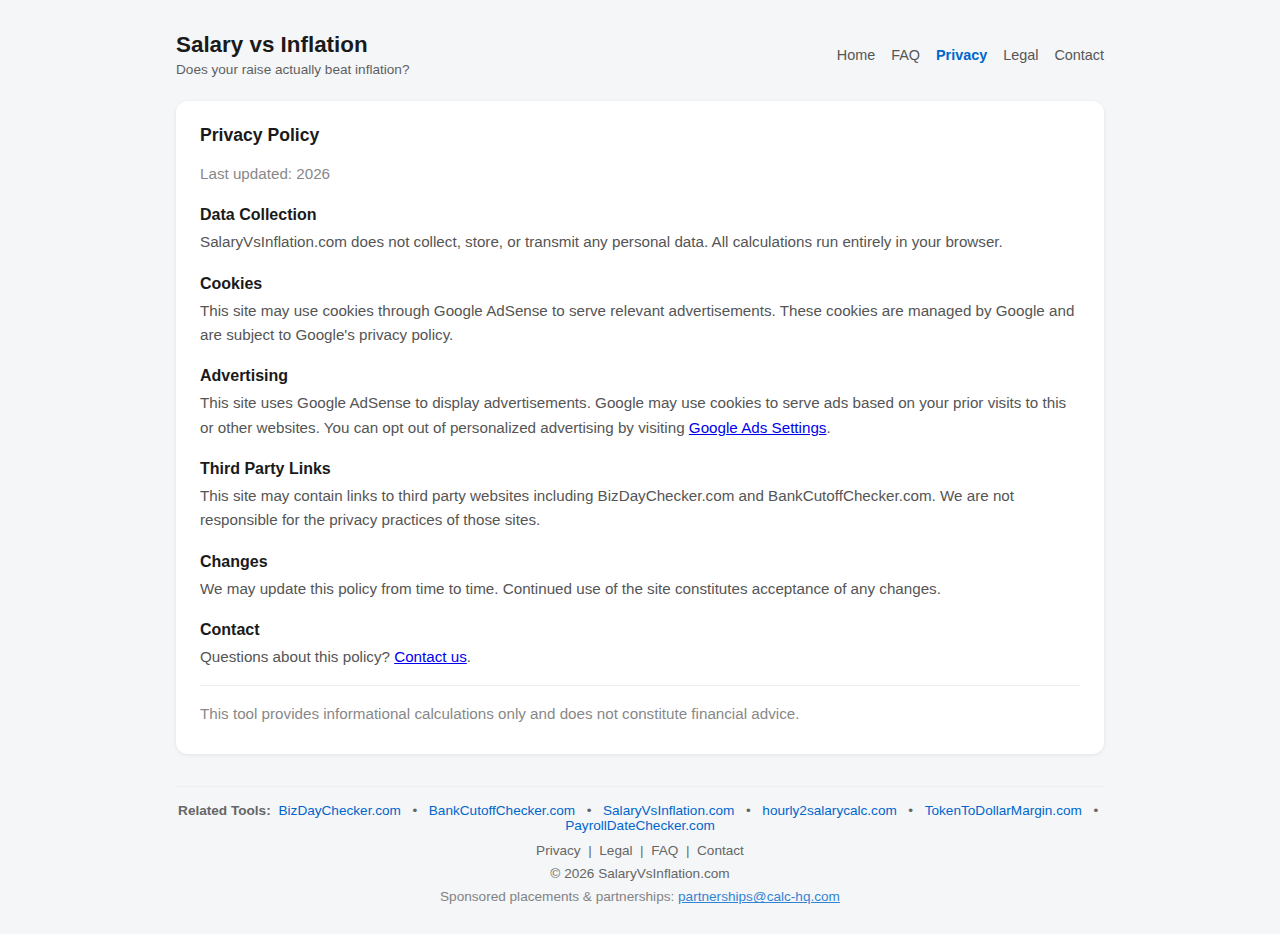
<file: privacy.html>
<!doctype html>
<html lang="en">
    <head>
        <meta charset="utf-8" />
        <meta name="viewport" content="width=device-width,initial-scale=1" />
        <title>Privacy Policy — Salary vs Inflation</title>
        <meta
            name="description"
            content="Privacy policy for SalaryVsInflation.com."
        />
        <meta name="google-adsense-account" content="ca-pub-7744853829365165" />
        <script
            async
            src="https://pagead2.googlesyndication.com/pagead/js/adsbygoogle.js?client=ca-pub-7744853829365165"
            crossorigin="anonymous"
        ></script>
        <link rel="stylesheet" href="styles.css" />
    </head>
    <body>
        <div class="wrap">
            <header>
                <div class="brand">
                    <h1>Salary vs Inflation</h1>
                    <p>Does your raise actually beat inflation?</p>
                </div>
                <nav>
                    <a href="index.html">Home</a>
                    <a href="faq.html">FAQ</a>
                    <a href="privacy.html" class="active">Privacy</a>
                    <a href="legal.html">Legal</a>
                    <a href="contact.html">Contact</a>
                </nav>
            </header>

            <section class="card legal">
                <h2>Privacy Policy</h2>
                <p class="mini">Last updated: 2026</p>

                <h3>Data Collection</h3>
                <p>
                    SalaryVsInflation.com does not collect, store, or transmit
                    any personal data. All calculations run entirely in your
                    browser.
                </p>

                <h3>Cookies</h3>
                <p>
                    This site may use cookies through Google AdSense to serve
                    relevant advertisements. These cookies are managed by Google
                    and are subject to Google's privacy policy.
                </p>

                <h3>Advertising</h3>
                <p>
                    This site uses Google AdSense to display advertisements.
                    Google may use cookies to serve ads based on your prior
                    visits to this or other websites. You can opt out of
                    personalized advertising by visiting
                    <a
                        href="https://www.google.com/settings/ads"
                        target="_blank"
                        rel="noopener"
                        >Google Ads Settings</a
                    >.
                </p>

                <h3>Third Party Links</h3>
                <p>
                    This site may contain links to third party websites
                    including BizDayChecker.com and BankCutoffChecker.com. We
                    are not responsible for the privacy practices of those
                    sites.
                </p>

                <h3>Changes</h3>
                <p>
                    We may update this policy from time to time. Continued use
                    of the site constitutes acceptance of any changes.
                </p>

                <h3>Contact</h3>
                <p>
                    Questions about this policy?
                    <a href="contact.html">Contact us</a>.
                </p>

                <div class="sep"></div>
                <p class="mini">
                    This tool provides informational calculations only and does
                    not constitute financial advice.
                </p>
            </section>

            <footer class="foot">
                <div class="sep"></div>
                <div class="network-links related-tools"></div>
                <div class="footer-links">
                    <a href="privacy.html">Privacy</a> &nbsp;|&nbsp;
                    <a href="legal.html">Legal</a> &nbsp;|&nbsp;
                    <a href="faq.html">FAQ</a> &nbsp;|&nbsp;
                    <a href="contact.html">Contact</a>
                </div>
                <div class="footer-meta">
                    © <span id="year"></span> SalaryVsInflation.com
                </div>
                <p class="sponsor-line">
                    Sponsored placements &amp; partnerships:
                    <a href="mailto:partnerships@calc-hq.com"
                        >partnerships@calc-hq.com</a
                    >
                </p>
            </footer>
        </div>
        <script>
            document.getElementById("year").textContent =
                new Date().getFullYear();
        </script>
        <script src="network.js"></script>
    </body>
</html>
</file>
<file: styles.css>
/* SalaryVsInflation.com styles */
*,
*::before,
*::after {
    box-sizing: border-box;
}

body {
    font-family:
        -apple-system, BlinkMacSystemFont, "Segoe UI", Roboto, Helvetica, Arial,
        sans-serif;
    margin: 0;
    padding: 0;
    background: #f4f6f8;
    color: #1a1a1a;
}

.wrap {
    max-width: 960px;
    margin: 0 auto;
    padding: 16px;
}

header {
    display: flex;
    align-items: center;
    justify-content: space-between;
    flex-wrap: wrap;
    gap: 12px;
    padding: 16px 0 24px;
}

.brand h1 {
    margin: 0;
    font-size: 1.4rem;
}
.brand p {
    margin: 4px 0 0;
    font-size: 0.85rem;
    opacity: 0.7;
}

nav {
    display: flex;
    gap: 16px;
    flex-wrap: wrap;
}
nav a {
    text-decoration: none;
    color: #555;
    font-size: 0.9rem;
}
nav a.active,
nav a:hover {
    color: #0066cc;
    font-weight: 600;
}

.grid {
    display: grid;
    grid-template-columns: 1fr 1fr;
    gap: 16px;
}

@media (max-width: 600px) {
    .grid {
        grid-template-columns: 1fr;
    }
    header {
        flex-direction: column;
        align-items: flex-start;
    }
}

.card {
    background: #fff;
    border-radius: 12px;
    padding: 24px;
    box-shadow: 0 1px 4px rgba(0, 0, 0, 0.08);
}

.card h2 {
    margin: 0 0 16px;
    font-size: 1.1rem;
}
.card p {
    margin: 0 0 10px;
    color: #555;
    font-size: 0.95rem;
}
.legal {
    grid-column: 1 / -1;
}

label {
    font-weight: 600;
    margin-top: 14px;
    display: block;
    font-size: 0.9rem;
}

input[type="text"] {
    width: 100%;
    padding: 10px 12px;
    margin-top: 6px;
    font-size: 1rem;
    border: 1px solid #ddd;
    border-radius: 8px;
    background: #fafafa;
}

.btn {
    display: inline-block;
    margin-top: 18px;
    padding: 12px 24px;
    border: none;
    border-radius: 8px;
    font-size: 1rem;
    font-weight: 700;
    cursor: pointer;
    background: #0066cc;
    color: #fff;
    width: 100%;
}

.btn:hover {
    background: #0052a3;
}

.result {
    margin-top: 16px;
    padding: 14px;
    background: #f0f7ff;
    border-radius: 8px;
}

.badge {
    display: inline-flex;
    align-items: center;
    font-size: 0.85rem;
    padding: 6px 12px;
    border-radius: 999px;
    border: 1px solid #ddd;
    margin-bottom: 10px;
    font-weight: 600;
}

.badge.ok {
    background: #e6fff2;
    border-color: rgba(0, 180, 80, 0.3);
    color: #007a3d;
}
.badge.no {
    background: #fff0f0;
    border-color: rgba(220, 0, 0, 0.3);
    color: #cc0000;
}
.badge.neutral {
    background: #fff8e6;
    border-color: rgba(200, 150, 0, 0.3);
    color: #8a6000;
}

.big {
    font-size: 1rem;
    font-weight: 600;
    margin: 0 0 6px;
}
.explain {
    font-size: 0.9rem;
    color: #555;
    margin: 0;
}

.sep {
    border-top: 1px solid #eee;
    margin: 16px 0;
}
.mini {
    font-size: 0.8rem;
    opacity: 0.7;
    margin-top: 12px;
}
.k {
    display: inline-block;
    border: 1px solid #ddd;
    padding: 1px 6px;
    border-radius: 999px;
    font-size: 0.8rem;
}

ul {
    margin: 8px 0 0 18px;
    color: #555;
}
li {
    margin: 6px 0;
    font-size: 0.9rem;
}

/* Footer */
.foot {
    margin-top: 32px;
    text-align: center;
    font-size: 0.85rem;
    color: #666;
}
.related-tools {
    margin-bottom: 10px;
}
.related-tools a {
    color: #0066cc;
    text-decoration: none;
    margin: 0 4px;
}
.related-tools a:hover {
    text-decoration: underline;
}
.footer-links {
    margin-bottom: 8px;
}
.footer-links a {
    color: #666;
    text-decoration: none;
    font-size: 0.85rem;
}
.footer-links a:hover {
    color: #0066cc;
}
.footer-meta {
    margin-bottom: 8px;
}
.sponsor-line {
    font-size: 0.85rem;
    opacity: 0.8;
    margin-top: 8px;
}
.sponsor-line a {
    color: #0066cc;
}

/* Ad slots */
.ad-slot {
    margin: 16px 0;
}

.is-off { display: none !important; }

.sponsor-slot {
    background: #fffbe6;
    border: 1px solid #ffe58f;
    border-radius: 8px;
    padding: 12px 16px;
    margin: 10px 0 16px;
    font-size: 0.9rem;
    cursor: pointer;
}

/* Sponsor zones */
.sponsor-banner {
    background: #fffbe6;
    border: 1px solid #ffe58f;
    border-radius: 8px;
    padding: 12px 16px;
    margin-top: 10px;
    margin-bottom: 16px;
    font-size: 0.9rem;
    display: flex;
    align-items: center;
    gap: 12px;
}

.sponsor-sidebar {
    background: #fffbe6;
    border: 1px solid #ffe58f;
    border-radius: 8px;
    padding: 12px;
    margin-top: 16px;
    font-size: 0.85rem;
}

.sponsor-label {
    font-size: 0.7rem;
    background: #ffe58f;
    border-radius: 4px;
    padding: 2px 6px;
    font-weight: 700;
    text-transform: uppercase;
    white-space: nowrap;
}

/* Legal pages */
.card.legal h3 {
    margin: 20px 0 6px;
    font-size: 1rem;
}
.card.legal p,
.card.legal ul {
    margin: 4px 0;
    line-height: 1.6;
}
.card.legal ul {
    padding-left: 20px;
}
</file>
